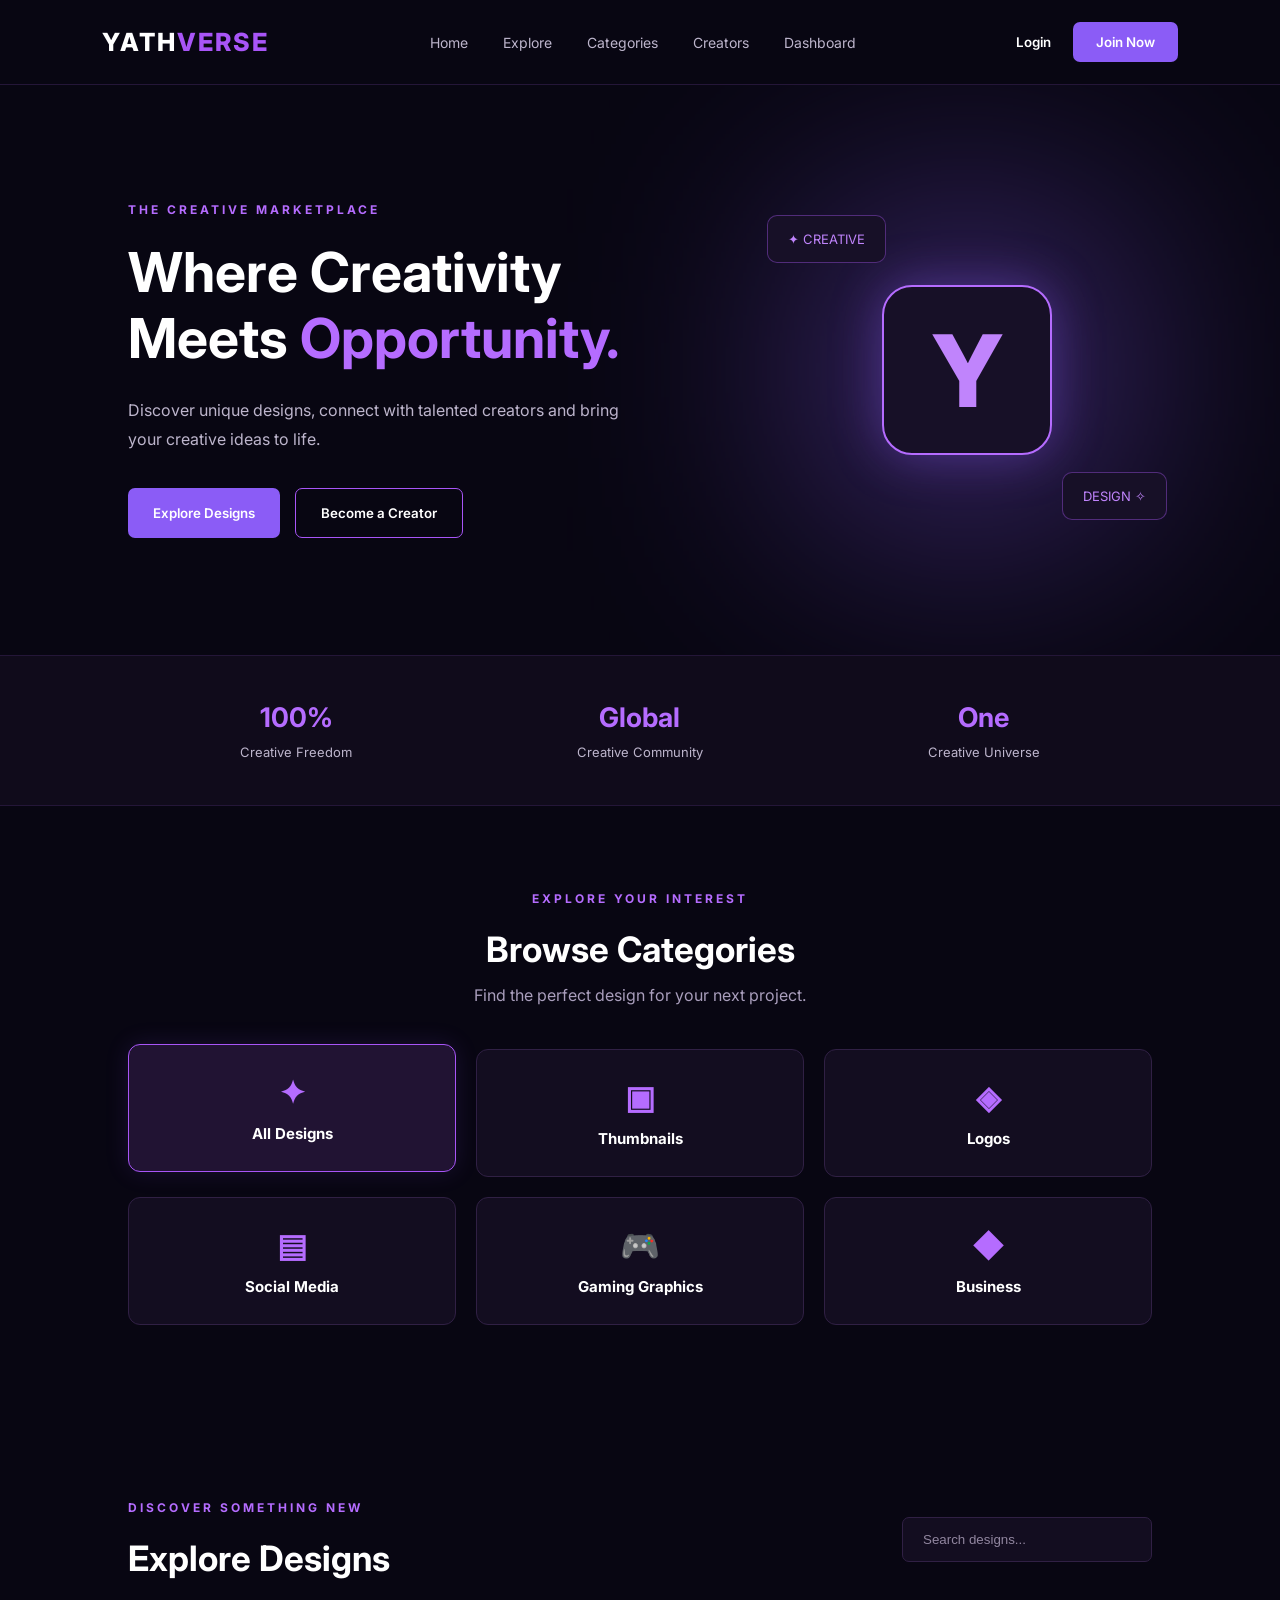
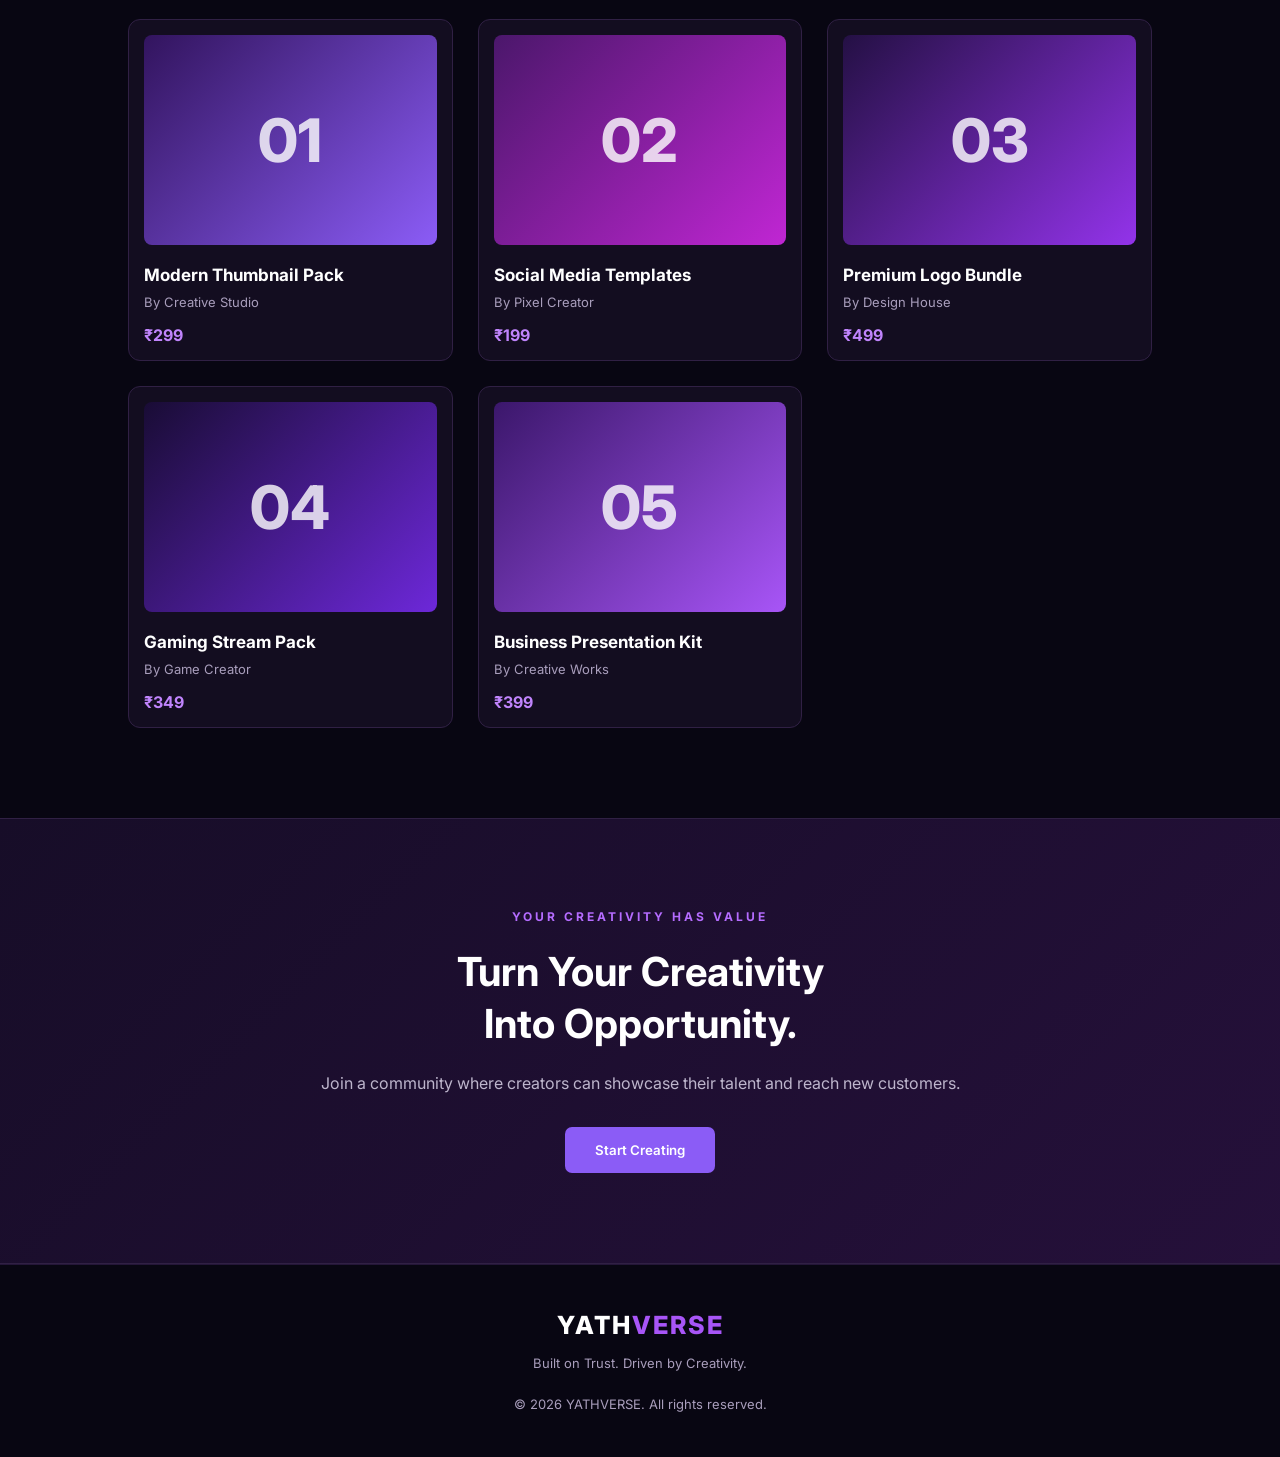
<file: index.html>
<!DOCTYPE html>
<html lang="en">
<head>
    <meta charset="UTF-8">
    <meta name="viewport" content="width=device-width, initial-scale=1.0">

    <title>YATHVERSE | Creative Marketplace</title>

    <link rel="stylesheet" href="style.css">
</head>

<body>

    <!-- NAVBAR -->
    <header class="navbar">

        <a href="#home" class="logo">
            YATH<span>VERSE</span>
        </a>

        <nav>
    <a href="#home">Home</a>
    <a href="#explore">Explore</a>
    <a href="#categories">Categories</a>
    <a href="#creators">Creators</a>
    <a href="dashboard.html">Dashboard</a>

</nav>

<div class="nav-buttons">
    <button class="login-btn"
        onclick="window.location.href='login.html?mode=login'">
        Login
    </button>

    <button class="signup-btn"
        onclick="window.location.href='login.html?mode=signup'">
        Join Now
    </button>
</div>
    </header>


    <!-- HERO SECTION -->
    <section class="hero" id="home">

        <div class="hero-content">

            <p class="tag">THE CREATIVE MARKETPLACE</p>

            <h1>
                Where Creativity<br>
                Meets <span>Opportunity.</span>
            </h1>

            <p class="description">
                Discover unique designs, connect with talented creators
                and bring your creative ideas to life.
            </p>

            <div class="hero-buttons">
                <button onclick="exploreDesigns()">
                    Explore Designs
                </button>

                <button class="secondary-btn"
                    onclick="document.getElementById('creators').scrollIntoView({behavior:'smooth'})">
                    Become a Creator
                </button>
            </div>

        </div>


        <!-- HERO VISUAL -->
        <div class="hero-visual">

            <div class="glow"></div>

            <div class="visual-card card-one">
                ✦ CREATIVE
            </div>

            <div class="visual-card card-two">
                DESIGN ✧
            </div>

            <div class="visual-center">
                Y
            </div>

        </div>

    </section>


    <!-- TRUST SECTION -->
    <section class="trust">

        <div>
            <h2>100%</h2>
            <p>Creative Freedom</p>
        </div>

        <div>
            <h2>Global</h2>
            <p>Creative Community</p>
        </div>

        <div>
            <h2>One</h2>
            <p>Creative Universe</p>
        </div>

    </section>


    <!-- CATEGORIES -->
    <section class="categories" id="categories">

        <div class="category-heading">

            <p class="tag">EXPLORE YOUR INTEREST</p>

            <h2>Browse Categories</h2>

            <p>Find the perfect design for your next project.</p>

        </div>


        <div class="category-grid">

            <button class="category-card active"
                onclick="filterCategory('all', this)">
                <span>✦</span>
                <h3>All Designs</h3>
            </button>

            <button class="category-card"
                onclick="filterCategory('thumbnail', this)">
                <span>▣</span>
                <h3>Thumbnails</h3>
            </button>

            <button class="category-card"
                onclick="filterCategory('logo', this)">
                <span>◈</span>
                <h3>Logos</h3>
            </button>

            <button class="category-card"
                onclick="filterCategory('social', this)">
                <span>▤</span>
                <h3>Social Media</h3>
            </button>

            <button class="category-card"
                onclick="filterCategory('gaming', this)">
                <span>🎮</span>
                <h3>Gaming Graphics</h3>
            </button>

            <button class="category-card"
                onclick="filterCategory('business', this)">
                <span>◆</span>
                <h3>Business</h3>
            </button>

        </div>

    </section>


    <!-- EXPLORE DESIGNS -->
    <section class="explore" id="explore">

        <div class="section-heading">

            <div>
                <p class="tag">DISCOVER SOMETHING NEW</p>
                <h2>Explore Designs</h2>
            </div>

            <input
                type="text"
                id="searchInput"
                placeholder="Search designs..."
                oninput="searchDesigns()"
            >

        </div>


        <div class="design-grid" id="designGrid">


            <!-- THUMBNAIL -->
            <div class="design-card" data-category="thumbnail">

                <div class="design-image image-one">
                    <span>01</span>
                </div>

                <h3>Modern Thumbnail Pack</h3>
                <p>By Creative Studio</p>
                <h4>₹299</h4>

            </div>


            <!-- SOCIAL MEDIA -->
            <div class="design-card" data-category="social">

                <div class="design-image image-two">
                    <span>02</span>
                </div>

                <h3>Social Media Templates</h3>
                <p>By Pixel Creator</p>
                <h4>₹199</h4>

            </div>


            <!-- LOGO -->
            <div class="design-card" data-category="logo">

                <div class="design-image image-three">
                    <span>03</span>
                </div>

                <h3>Premium Logo Bundle</h3>
                <p>By Design House</p>
                <h4>₹499</h4>

            </div>


            <!-- GAMING -->
            <div class="design-card" data-category="gaming">

                <div class="design-image image-four">
                    <span>04</span>
                </div>

                <h3>Gaming Stream Pack</h3>
                <p>By Game Creator</p>
                <h4>₹349</h4>

            </div>


            <!-- BUSINESS -->
            <div class="design-card" data-category="business">

                <div class="design-image image-five">
                    <span>05</span>
                </div>

                <h3>Business Presentation Kit</h3>
                <p>By Creative Works</p>
                <h4>₹399</h4>

            </div>


        </div>


        <p id="noResults" class="no-results">
            No designs found. Try another search.
        </p>

    </section>


    <!-- CREATOR SECTION -->
    <section class="creator-section" id="creators">

        <p class="tag">YOUR CREATIVITY HAS VALUE</p>

        <h2>
            Turn Your Creativity<br>
            Into Opportunity.
        </h2>

        <p>
            Join a community where creators can showcase their talent
            and reach new customers.
        </p>

        <button>Start Creating</button>

    </section>


    <!-- FOOTER -->
    <footer>

        <div class="logo">
            YATH<span>VERSE</span>
        </div>

        <p>Built on Trust. Driven by Creativity.</p>

        <p class="copyright">
            © 2026 YATHVERSE. All rights reserved.
        </p>

    </footer>


    <script src="script.js"></script>

</body>
</html>
</file>
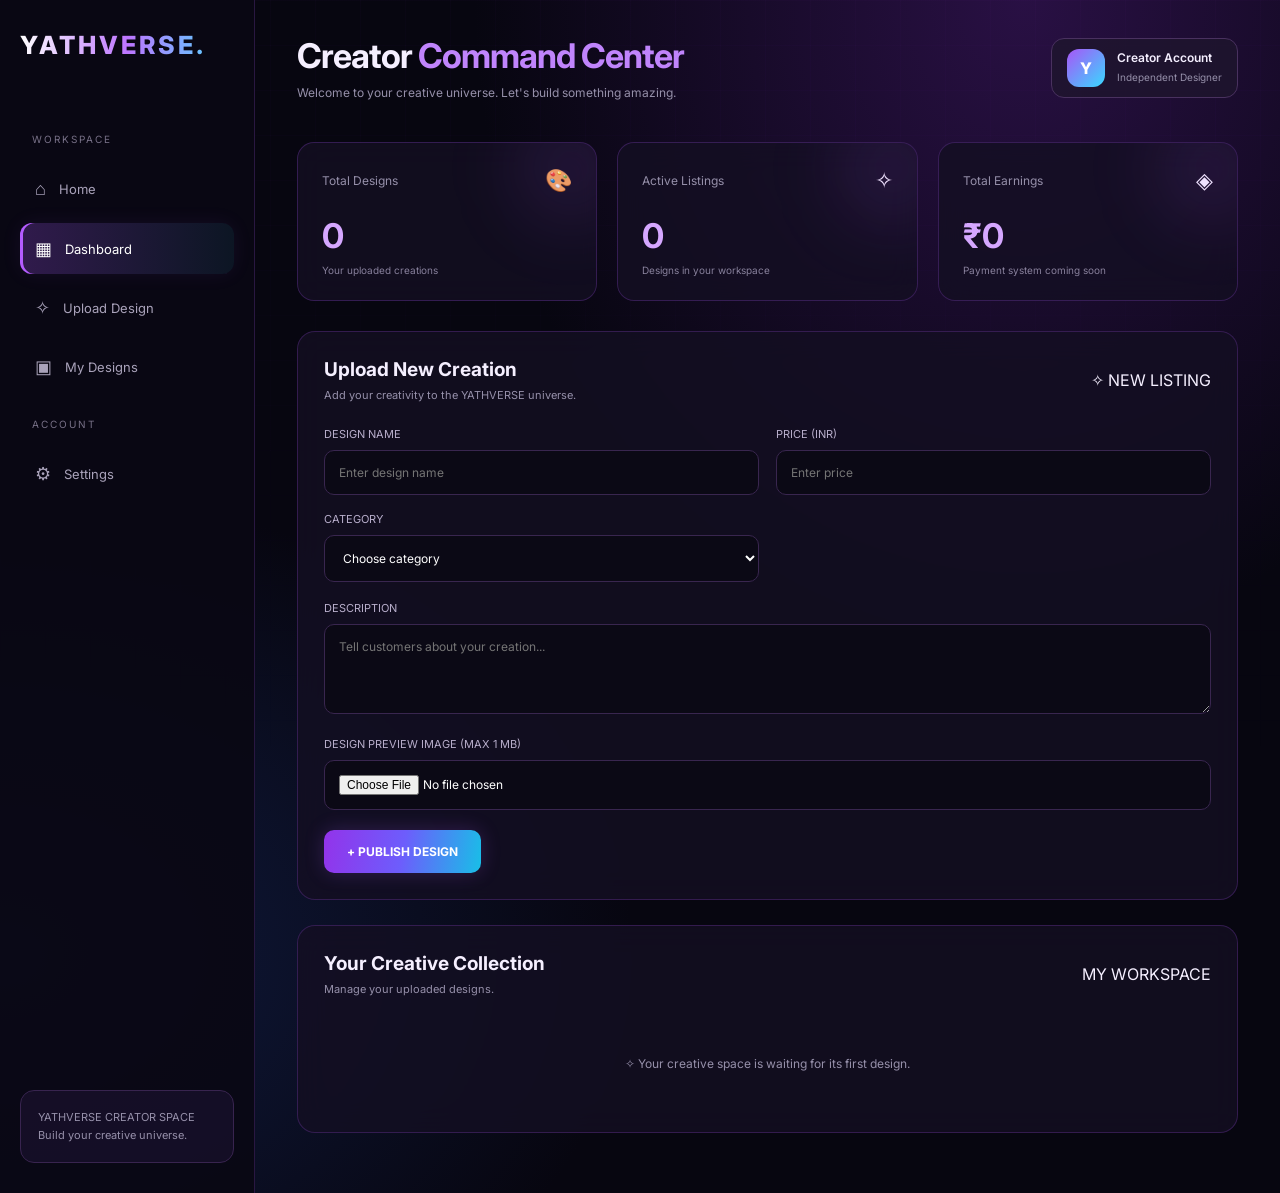
<file: dashboard.html>
<!DOCTYPE html>
<html lang="en">
<head>
<meta charset="UTF-8">
<meta name="viewport" content="width=device-width, initial-scale=1.0">
<title>YATHVERSE | Creator Command Center</title>

<style>
@import url('https://fonts.googleapis.com/css2?family=Inter:wght@400;500;600;700;800&display=swap');

:root {
    --bg: #070610;
    --panel: rgba(20, 15, 35, 0.82);
    --purple: #a855f7;
    --cyan: #38d9ff;
    --text: #f5efff;
    --muted: #9690aa;
}

* {
    margin: 0;
    padding: 0;
    box-sizing: border-box;
    font-family: 'Inter', sans-serif;
}

body {
    min-height: 100vh;
    color: var(--text);
    background:
        radial-gradient(ellipse at 80% 0%, #291044 0%, transparent 38%),
        radial-gradient(ellipse at 0% 80%, #101b40 0%, transparent 35%),
        var(--bg);
    overflow-x: hidden;
}

body::before {
    content: "";
    position: fixed;
    inset: 0;
    pointer-events: none;
    z-index: -1;
    opacity: .16;
    background-image:
        linear-gradient(rgba(168,85,247,.15) 1px, transparent 1px),
        linear-gradient(90deg, rgba(168,85,247,.15) 1px, transparent 1px);
    background-size: 45px 45px;
    mask-image: linear-gradient(to bottom, black, transparent);
}

.app {
    display: flex;
    min-height: 100vh;
}

/* SIDEBAR */

.sidebar {
    width: 255px;
    padding: 30px 20px;
    background: rgba(10, 8, 20, .92);
    border-right: 1px solid rgba(168,85,247,.2);
    display: flex;
    flex-direction: column;
}

.logo {
    font-size: 25px;
    font-weight: 800;
    letter-spacing: 3px;
    background: linear-gradient(90deg, #fff, #bd75ff, #48dfff);
    -webkit-background-clip: text;
    color: transparent;
    margin-bottom: 55px;
}

.menu-label {
    color: #777087;
    font-size: 10px;
    letter-spacing: 2px;
    margin: 18px 12px;
}

.sidebar a {
    display: flex;
    align-items: center;
    gap: 13px;
    padding: 15px;
    margin-bottom: 8px;
    border-radius: 12px;
    text-decoration: none;
    color: #aaa3bb;
    font-size: 13px;
    transition: .3s;
}

.sidebar a:hover,
.sidebar a.active {
    color: white;
    background: linear-gradient(90deg, rgba(168,85,247,.25), rgba(56,217,255,.07));
    box-shadow: inset 3px 0 #b45cff, 0 0 20px rgba(168,85,247,.08);
}

.sidebar .icon {
    font-size: 18px;
}

.sidebar-bottom {
    margin-top: auto;
    padding: 17px;
    border: 1px solid #38244f;
    background: rgba(168,85,247,.07);
    border-radius: 14px;
}

.sidebar-bottom p {
    font-size: 11px;
    color: var(--muted);
    line-height: 1.7;
}

/* MAIN */

.main {
    flex: 1;
    min-width: 0;
    padding: 35px 42px;
}

.topbar {
    display: flex;
    justify-content: space-between;
    align-items: center;
    margin-bottom: 42px;
    gap: 20px;
}

.welcome h1 {
    font-size: clamp(23px, 3vw, 34px);
    letter-spacing: -1px;
}

.welcome h1 span {
    color: #c084fc;
}

.welcome p {
    color: var(--muted);
    font-size: 12px;
    margin-top: 9px;
}

.account {
    display: flex;
    align-items: center;
    gap: 12px;
    background: rgba(30,22,46,.8);
    border: 1px solid #49315f;
    padding: 10px 15px;
    border-radius: 13px;
}

.avatar {
    width: 38px;
    height: 38px;
    border-radius: 12px;
    display: grid;
    place-items: center;
    background: linear-gradient(135deg, #a855f7, #38d9ff);
    color: white;
    font-weight: 800;
}

.account p {
    font-size: 12px;
    font-weight: 600;
}

.account small {
    font-size: 10px;
    color: var(--muted);
}

/* STATS */

.stats {
    display: grid;
    grid-template-columns: repeat(3, 1fr);
    gap: 20px;
    margin-bottom: 30px;
}

.stat-card {
    position: relative;
    overflow: hidden;
    background: var(--panel);
    border: 1px solid rgba(168,85,247,.23);
    padding: 24px;
    border-radius: 17px;
    backdrop-filter: blur(15px);
    transition: .3s;
}

.stat-card:hover {
    transform: translateY(-5px);
    border-color: var(--cyan);
    box-shadow: 0 0 25px rgba(56,217,255,.1);
}

.stat-card::after {
    content: "";
    position: absolute;
    width: 110px;
    height: 110px;
    border-radius: 50%;
    background: rgba(168,85,247,.12);
    filter: blur(35px);
    right: -30px;
    top: -30px;
}

.stat-top {
    display: flex;
    justify-content: space-between;
    align-items: center;
}

.stat-top span {
    color: var(--muted);
    font-size: 12px;
}

.stat-icon {
    font-size: 22px;
}

.stat-card h2 {
    font-size: 34px;
    margin-top: 22px;
    color: #d5a7ff;
}

.stat-card small {
    display: block;
    margin-top: 8px;
    font-size: 10px;
    color: #88819c;
}

/* SECTIONS */

.section {
    background: var(--panel);
    border: 1px solid rgba(168,85,247,.22);
    border-radius: 18px;
    padding: 26px;
    margin-bottom: 25px;
    backdrop-filter: blur(15px);
}

.section-heading {
    display: flex;
    justify-content: space-between;
    align-items: center;
    gap: 15px;
    margin-bottom: 25px;
}

.section-heading h2 {
    font-size: 19px;
}

.section-heading p {
    color: var(--muted);
    font-size: 11px;
    margin-top: 7px;
}

/* UPLOAD FORM */

.form-grid {
    display: grid;
    grid-template-columns: 1fr 1fr;
    gap: 17px;
}

.field label {
    display: block;
    font-size: 11px;
    color: #b8aecb;
    margin-bottom: 9px;
}

input, select, textarea {
    width: 100%;
    background: #0b0915;
    color: white;
    border: 1px solid #39264f;
    padding: 14px;
    border-radius: 10px;
    outline: none;
    font-size: 12px;
    transition: .3s;
}

input:focus, select:focus, textarea:focus {
    border-color: var(--cyan);
    box-shadow: 0 0 12px rgba(56,217,255,.12);
}

select option {
    background: #151020;
}

textarea {
    resize: vertical;
    min-height: 90px;
}

.file-field {
    margin-top: 19px;
}

.upload-btn {
    margin-top: 20px;
    padding: 14px 23px;
    border: none;
    border-radius: 10px;
    color: white;
    font-weight: 700;
    font-size: 12px;
    cursor: pointer;
    background: linear-gradient(100deg, #9333ea, #6d5dfc, #18bfe7);
    box-shadow: 0 0 20px rgba(168,85,247,.22);
    transition: .3s;
}

.upload-btn:hover {
    transform: translateY(-3px);
    box-shadow: 0 0 30px rgba(168,85,247,.4);
}

/* DESIGN CARDS */

.design-list {
    display: grid;
    grid-template-columns: repeat(auto-fill, minmax(210px, 1fr));
    gap: 18px;
}

.design-card {
    overflow: hidden;
    background: #100c1d;
    border: 1px solid #38244f;
    border-radius: 14px;
    transition: .3s;
}

.design-card:hover {
    transform: translateY(-5px);
    border-color: var(--cyan);
}

.design-card img {
    width: 100%;
    height: 155px;
    object-fit: cover;
    background: #080612;
}

.design-info {
    padding: 15px;
}

.design-info h3 {
    font-size: 14px;
}

.design-info p {
    font-size: 11px;
    color: var(--muted);
    margin-top: 8px;
}

.design-price {
    color: #c084fc !important;
    font-size: 15px !important;
    font-weight: 700;
}

.delete-btn {
    margin-top: 12px;
    background: #69233c;
    border: none;
    color: white;
    padding: 9px 13px;
    border-radius: 8px;
    cursor: pointer;
    font-size: 11px;
}

.empty {
    text-align: center;
    padding: 35px;
    color: var(--muted);
    font-size: 12px;
    grid-column: 1 / -1;
}

/* RESPONSIVE */

@media(max-width: 950px) {
    .sidebar {
        width: 205px;
    }

    .main {
        padding: 25px;
    }
}

@media(max-width: 700px) {
    .app {
        display: block;
    }

    .sidebar {
        width: 100%;
        padding: 18px;
    }

    .logo {
        margin-bottom: 15px;
    }

    .menu-label, .sidebar-bottom {
        display: none;
    }

    .sidebar a {
        display: inline-flex;
        padding: 10px;
        margin: 3px;
        font-size: 11px;
    }

    .main {
        padding: 20px;
    }

    .stats {
        grid-template-columns: 1fr;
    }

    .form-grid {
        grid-template-columns: 1fr;
    }

    .topbar {
        align-items: flex-start;
    }

    .account {
        padding: 8px;
    }

    .account div:last-child {
        display: none;
    }
}
</style>
</head>

<body>

<div class="app">

<aside class="sidebar">

    <div class="logo">YATHVERSE.</div>

    <p class="menu-label">WORKSPACE</p>

    <a href="index.html"><span class="icon">⌂</span> Home</a>
    <a href="#dashboard" class="active"><span class="icon">▦</span> Dashboard</a>
    <a href="#upload"><span class="icon">✧</span> Upload Design</a>
    <a href="#mydesigns"><span class="icon">▣</span> My Designs</a>

    <p class="menu-label">ACCOUNT</p>

    <a href="#dashboard"><span class="icon">⚙</span> Settings</a>

    <div class="sidebar-bottom">
        <p>YATHVERSE CREATOR SPACE</p>
        <p>Build your creative universe.</p>
    </div>

</aside>

<main class="main" id="dashboard">

    <header class="topbar">

        <div class="welcome">
            <h1>Creator <span>Command Center</span></h1>
            <p>Welcome to your creative universe. Let's build something amazing.</p>
        </div>

        <div class="account">
            <div class="avatar">Y</div>
            <div>
                <p>Creator Account</p>
                <small>Independent Designer</small>
            </div>
        </div>

    </header>

    <section class="stats">

        <div class="stat-card">
            <div class="stat-top">
                <span>Total Designs</span>
                <div class="stat-icon">🎨</div>
            </div>
            <h2 id="totalDesigns">0</h2>
            <small>Your uploaded creations</small>
        </div>

        <div class="stat-card">
            <div class="stat-top">
                <span>Active Listings</span>
                <div class="stat-icon">✧</div>
            </div>
            <h2 id="activeListings">0</h2>
            <small>Designs in your workspace</small>
        </div>

        <div class="stat-card">
            <div class="stat-top">
                <span>Total Earnings</span>
                <div class="stat-icon">◈</div>
            </div>
            <h2>₹0</h2>
            <small>Payment system coming soon</small>
        </div>

    </section>

    <section class="section" id="upload">

        <div class="section-heading">
            <div>
                <h2>Upload New Creation</h2>
                <p>Add your creativity to the YATHVERSE universe.</p>
            </div>
            <span>✧ NEW LISTING</span>
        </div>

        <form id="uploadForm">

            <div class="form-grid">

                <div class="field">
                    <label>DESIGN NAME</label>
                    <input type="text" id="designName"
                    placeholder="Enter design name" required>
                </div>

                <div class="field">
                    <label>PRICE (INR)</label>
                    <input type="number" id="designPrice"
                    placeholder="Enter price" min="1" step="1" required>
                </div>

                <div class="field">
                    <label>CATEGORY</label>
                    <select id="designCategory" required>
                        <option value="">Choose category</option>
                        <option>Thumbnail</option>
                        <option>Logo</option>
                        <option>Social Media</option>
                        <option>Gaming</option>
                        <option>Business</option>
                    </select>
                </div>

            </div>

            <div class="field" style="margin-top:19px;">
                <label>DESCRIPTION</label>
                <textarea id="designDescription"
                placeholder="Tell customers about your creation..." required></textarea>
            </div>

            <div class="field file-field">
                <label>DESIGN PREVIEW IMAGE (MAX 1 MB)</label>
                <input type="file" id="designImage"
                accept="image/png,image/jpeg,image/webp" required>
            </div>

            <button class="upload-btn" type="submit">
                + PUBLISH DESIGN
            </button>

        </form>

    </section>

    <section class="section" id="mydesigns">

        <div class="section-heading">
            <div>
                <h2>Your Creative Collection</h2>
                <p>Manage your uploaded designs.</p>
            </div>
            <span>MY WORKSPACE</span>
        </div>

        <div class="design-list" id="designList">
            <p class="empty">✧ Your creative space is waiting for its first design.</p>
        </div>

    </section>

</main>
</div>

<script>

const form = document.getElementById("uploadForm");
const designList = document.getElementById("designList");

let designs = [];

try {
    designs = JSON.parse(localStorage.getItem("yathverseDesigns")) || [];
} catch (error) {
    designs = [];
}

function saveDesigns() {
    try {
        localStorage.setItem("yathverseDesigns", JSON.stringify(designs));
    } catch (error) {
        alert("Storage is full. Delete some designs or use smaller images.");
    }
}

function renderDesigns() {

    document.getElementById("totalDesigns").textContent = designs.length;
    document.getElementById("activeListings").textContent = designs.length;

    designList.innerHTML = "";

    if (designs.length === 0) {
        designList.innerHTML =
        '<p class="empty">✧ Your creative space is waiting for its first design.</p>';
        return;
    }

    designs.forEach((design, index) => {

        const card = document.createElement("div");
        card.className = "design-card";

        const img = document.createElement("img");
        img.src = design.image;
        img.alt = design.name;

        const info = document.createElement("div");
        info.className = "design-info";

        const name = document.createElement("h3");
        name.textContent = design.name;

        const category = document.createElement("p");
        category.textContent = design.category;

        const price = document.createElement("p");
        price.className = "design-price";
        price.textContent = "₹" + design.price;

        const description = document.createElement("p");
        description.textContent = design.description;

        const deleteButton = document.createElement("button");
        deleteButton.className = "delete-btn";
        deleteButton.textContent = "Delete Design";

        deleteButton.addEventListener("click", () => {

            if (confirm("Are you sure you want to delete this design?")) {
                designs.splice(index, 1);
                saveDesigns();
                renderDesigns();
            }

        });

        info.append(name, category, price, description, deleteButton);
        card.append(img, info);
        designList.appendChild(card);

    });

}

form.addEventListener("submit", function(event) {

    event.preventDefault();

    const file = document.getElementById("designImage").files[0];

    if (!file) {
        alert("Please select an image.");
        return;
    }

    if (!["image/jpeg", "image/png", "image/webp"].includes(file.type)) {
        alert("Please select a JPG, PNG or WEBP image.");
        return;
    }

    if (file.size > 1024 * 1024) {
        alert("Image must be smaller than 1 MB.");
        return;
    }

    const reader = new FileReader();

    reader.onload = function() {

        const design = {
            name: document.getElementById("designName").value.trim(),
            price: document.getElementById("designPrice").value,
            category: document.getElementById("designCategory").value,
            description: document.getElementById("designDescription").value.trim(),
            image: reader.result
        };

        designs.push(design);

        saveDesigns();
        renderDesigns();

        form.reset();

        alert("Your design has been added to your dashboard!");

    };

    reader.readAsDataURL(file);

});

renderDesigns();

</script>

</body>
</html>
</file>
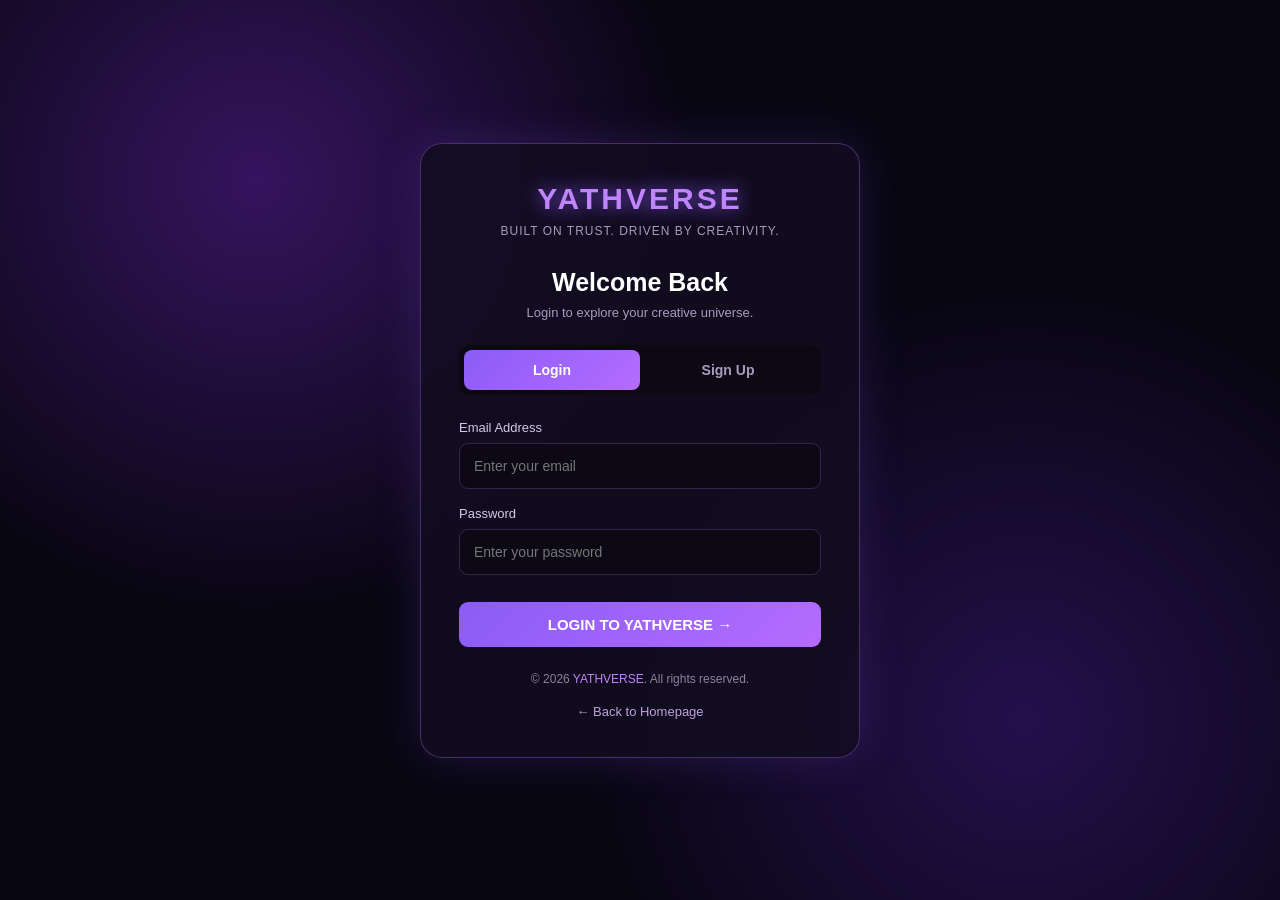
<file: login.html>
<!DOCTYPE html>
<html lang="en">
<head>
    <meta charset="UTF-8">
    <meta name="viewport" content="width=device-width, initial-scale=1.0">
    <title>YATHVERSE | Login</title>

    <style>
        * {
            margin: 0;
            padding: 0;
            box-sizing: border-box;
            font-family: 'Segoe UI', sans-serif;
        }

        body {
            min-height: 100vh;
            background:
                radial-gradient(circle at 20% 20%, #35145e 0%, transparent 35%),
                radial-gradient(circle at 80% 80%, #24104c 0%, transparent 35%),
                #080612;
            display: flex;
            align-items: center;
            justify-content: center;
            padding: 20px;
            color: white;
        }

        .container {
            width: 100%;
            max-width: 440px;
            padding: 38px;
            border: 1px solid rgba(174, 111, 255, 0.35);
            border-radius: 22px;
            background: rgba(19, 13, 32, 0.88);
            box-shadow: 0 0 45px rgba(139, 92, 246, 0.18);
            backdrop-filter: blur(15px);
        }

        .logo {
            text-align: center;
            font-size: 30px;
            font-weight: 800;
            letter-spacing: 3px;
            color: #c084fc;
            text-shadow: 0 0 18px #8b5cf6;
        }

        .tagline {
            text-align: center;
            color: #a99bbd;
            font-size: 12px;
            margin-top: 8px;
            letter-spacing: 1px;
        }

        h2 {
            text-align: center;
            margin: 30px 0 8px;
            font-size: 25px;
        }

        .subtitle {
            text-align: center;
            color: #a99bbd;
            font-size: 13px;
            margin-bottom: 25px;
        }

        .tabs {
            display: flex;
            background: #0c0915;
            border-radius: 10px;
            padding: 5px;
            margin-bottom: 25px;
        }

        .tabs button {
            width: 50%;
            padding: 12px;
            border: none;
            border-radius: 8px;
            background: transparent;
            color: #a99bbd;
            cursor: pointer;
            font-size: 14px;
            font-weight: 600;
        }

        .tabs button.active {
            background: linear-gradient(135deg, #8b5cf6, #b56cff);
            color: white;
        }

        .form-group {
            margin-bottom: 17px;
        }

        label {
            display: block;
            margin-bottom: 8px;
            font-size: 13px;
            color: #d7c9e8;
        }

        input {
            width: 100%;
            padding: 14px;
            border: 1px solid #34234b;
            border-radius: 9px;
            outline: none;
            background: #0c0915;
            color: white;
            font-size: 14px;
            transition: 0.3s;
        }

        input:focus {
            border-color: #a56bff;
            box-shadow: 0 0 12px rgba(165, 107, 255, 0.2);
        }

        .main-btn {
            width: 100%;
            padding: 14px;
            margin-top: 10px;
            border: none;
            border-radius: 9px;
            background: linear-gradient(135deg, #8b5cf6, #b56cff);
            color: white;
            font-size: 15px;
            font-weight: 700;
            cursor: pointer;
            transition: 0.3s;
        }

        .main-btn:hover {
            transform: translateY(-2px);
            box-shadow: 0 5px 22px rgba(139, 92, 246, 0.4);
        }

        .footer {
            text-align: center;
            color: #8f829f;
            font-size: 12px;
            margin-top: 25px;
        }

        .footer span {
            color: #c084fc;
        }

        .back {
            display: block;
            text-align: center;
            color: #bba4d8;
            text-decoration: none;
            font-size: 13px;
            margin-top: 18px;
        }

        .back:hover {
            color: white;
        }

        .hidden {
            display: none;
        }

        @media (max-width: 480px) {
            .container {
                padding: 25px 20px;
            }
        }
    </style>
</head>

<body>

    <div class="container">

        <div class="logo">YATHVERSE</div>
        <div class="tagline">BUILT ON TRUST. DRIVEN BY CREATIVITY.</div>

        <h2 id="heading">Welcome Back</h2>
        <p class="subtitle" id="description">
            Login to explore your creative universe.
        </p>

        <div class="tabs">
            <button class="active" id="loginTab" onclick="showLogin()">
                Login
            </button>

            <button id="signupTab" onclick="showSignup()">
                Sign Up
            </button>
        </div>

        <!-- LOGIN FORM -->

        <form id="loginForm">

            <div class="form-group">
                <label>Email Address</label>
                <input type="email" id="loginEmail"
                       placeholder="Enter your email" required>
            </div>

            <div class="form-group">
                <label>Password</label>
                <input type="password" id="loginPassword"
                       placeholder="Enter your password" required>
            </div>

            <button type="submit" class="main-btn">
                LOGIN TO YATHVERSE →
            </button>

        </form>

        <!-- SIGNUP FORM -->

        <form id="signupForm" class="hidden">

            <div class="form-group">
                <label>Full Name</label>
                <input type="text" id="signupName"
                       placeholder="Enter your name" required>
            </div>

            <div class="form-group">
                <label>Email Address</label>
                <input type="email" id="signupEmail"
                       placeholder="Enter your email" required>
            </div>

            <div class="form-group">
                <label>Create Password</label>
                <input type="password" id="signupPassword"
                       placeholder="At least 8 characters"
                       minlength="8" required>
            </div>

            <div class="form-group">
                <label>Confirm Password</label>
                <input type="password" id="confirmPassword"
                       placeholder="Enter password again"
                       minlength="8" required>
            </div>

            <button type="submit" class="main-btn">
                CREATE ACCOUNT →
            </button>

        </form>

        <div class="footer">
            © 2026 <span>YATHVERSE</span>. All rights reserved.
        </div>

        <a href="index.html" class="back">
            ← Back to Homepage
        </a>

    </div>

    <script>
        const loginForm = document.getElementById("loginForm");
        const signupForm = document.getElementById("signupForm");

        function showLogin() {
            loginForm.classList.remove("hidden");
            signupForm.classList.add("hidden");

            document.getElementById("heading").textContent =
                "Welcome Back";

            document.getElementById("description").textContent =
                "Login to explore your creative universe.";

            document.getElementById("loginTab").classList.add("active");
            document.getElementById("signupTab").classList.remove("active");
        }

        function showSignup() {
            signupForm.classList.remove("hidden");
            loginForm.classList.add("hidden");

            document.getElementById("heading").textContent =
                "Join YATHVERSE";

            document.getElementById("description").textContent =
                "Create your account and unleash your creativity.";

            document.getElementById("signupTab").classList.add("active");
            document.getElementById("loginTab").classList.remove("active");
        }
        const params = new URLSearchParams(window.location.search);

if (params.get("mode") === "signup") {
    showSignup();
} else {
    showLogin();
}

        loginForm.addEventListener("submit", function(event) {
            event.preventDefault();

            alert(
                "Login interface is working! Real account authentication will be connected later."
            );
        });

        signupForm.addEventListener("submit", function(event) {
            event.preventDefault();

            const password =
                document.getElementById("signupPassword").value;

            const confirmPassword =
                document.getElementById("confirmPassword").value;

            if (password !== confirmPassword) {
                alert("Passwords do not match!");
                return;
            }

            alert(
                "Signup interface is working! Secure account creation will be connected later."
            );
        });
    </script>

</body>
</html>
</file>
<file: style.css>
@import url('https://fonts.googleapis.com/css2?family=Inter:wght@400;500;600;700;800&display=swap');


/* GLOBAL */

* {
    margin: 0;
    padding: 0;
    box-sizing: border-box;
}

html {
    scroll-behavior: smooth;
}

body {
    background: #080612;
    color: white;
    font-family: 'Inter', sans-serif;
}

button {
    cursor: pointer;
    border: none;
    font-family: inherit;
    font-weight: 600;
    transition: 0.3s;
}

.tag {
    color: #B56CFF;
    font-size: 12px;
    letter-spacing: 3px;
    font-weight: 700;
    margin-bottom: 22px;
}


/* NAVBAR */

.navbar {
    min-height: 85px;
    display: flex;
    align-items: center;
    justify-content: space-between;
    padding: 0 8%;
    border-bottom: 1px solid #241638;
    background: #080612;
}

.logo {
    color: white;
    font-size: 25px;
    font-weight: 800;
    letter-spacing: 2px;
    text-decoration: none;
}

.logo span {
    color: #A855F7;
}

nav {
    display: flex;
    gap: 35px;
}

nav a {
    color: #bdb5cc;
    text-decoration: none;
    font-size: 14px;
    transition: 0.3s;
}

nav a:hover {
    color: #C084FC;
}

.login-btn {
    background: transparent;
    color: white;
    margin-right: 18px;
}

.signup-btn {
    background: #8B5CF6;
    color: white;
    padding: 12px 23px;
    border-radius: 7px;
}

.signup-btn:hover {
    background: #A855F7;
}


/* HERO */

.hero {
    min-height: 570px;
    display: flex;
    align-items: center;
    justify-content: space-between;
    padding: 70px 10%;
    overflow: hidden;
}

.hero-content {
    max-width: 600px;
}

.hero h1 {
    font-size: 55px;
    line-height: 1.2;
    margin-bottom: 25px;
}

.hero h1 span {
    color: #B56CFF;
}

.description {
    color: #bdb5cc;
    line-height: 1.8;
    max-width: 500px;
}

.hero-buttons {
    margin-top: 35px;
    display: flex;
    gap: 15px;
}

.hero-buttons button {
    padding: 16px 25px;
    background: #8B5CF6;
    color: white;
    border-radius: 7px;
}

.hero-buttons button:hover {
    background: #A855F7;
    transform: translateY(-3px);
}

.hero-buttons .secondary-btn {
    background: transparent;
    border: 1px solid #A855F7;
}

.hero-buttons .secondary-btn:hover {
    background: #241638;
}


/* HERO VISUAL */

.hero-visual {
    width: 370px;
    height: 370px;
    position: relative;
    display: flex;
    align-items: center;
    justify-content: center;
}

.glow {
    position: absolute;
    width: 280px;
    height: 280px;
    background: #8B5CF6;
    filter: blur(130px);
    opacity: 0.5;
}

.visual-center {
    width: 170px;
    height: 170px;
    border: 2px solid #B56CFF;
    border-radius: 30px;
    display: flex;
    align-items: center;
    justify-content: center;
    font-size: 100px;
    font-weight: 800;
    color: #C084FC;
    background: #171027;
    box-shadow: 0 0 50px #8B5CF666;
    z-index: 2;
}

.visual-card {
    position: absolute;
    padding: 15px 20px;
    background: #171027;
    border: 1px solid #A855F766;
    border-radius: 10px;
    color: #C084FC;
    font-size: 13px;
    z-index: 3;
}

.card-one {
    top: 30px;
    left: -15px;
}

.card-two {
    bottom: 35px;
    right: -15px;
}


/* TRUST */

.trust {
    display: flex;
    justify-content: space-around;
    text-align: center;
    padding: 45px 10%;
    border-top: 1px solid #241638;
    border-bottom: 1px solid #241638;
    background: #100B1B;
}

.trust h2 {
    color: #B56CFF;
    font-size: 27px;
    margin-bottom: 10px;
}

.trust p {
    color: #bdb5cc;
    font-size: 13px;
}


/* CATEGORIES */

.categories {
    padding: 85px 10%;
}

.category-heading {
    text-align: center;
    margin-bottom: 40px;
}

.category-heading h2 {
    font-size: 35px;
    margin-bottom: 12px;
}

.category-heading > p:last-child {
    color: #a99ebc;
    line-height: 1.7;
}

.category-grid {
    display: grid;
    grid-template-columns: repeat(3, 1fr);
    gap: 20px;
}

.category-card {
    background: #130D20;
    border: 1px solid #302044;
    border-radius: 12px;
    padding: 28px 15px;
    color: white;
    text-align: center;
}

.category-card span {
    display: block;
    font-size: 32px;
    color: #B56CFF;
    margin-bottom: 12px;
}

.category-card h3 {
    font-size: 15px;
}

.category-card:hover,
.category-card.active {
    background: #211333;
    border-color: #A855F7;
    transform: translateY(-5px);
    box-shadow: 0 0 25px #8B5CF622;
}


/* EXPLORE */

.explore {
    padding: 90px 10%;
}

.section-heading {
    display: flex;
    align-items: center;
    justify-content: space-between;
    margin-bottom: 40px;
}

.section-heading h2 {
    font-size: 35px;
}

#searchInput {
    padding: 14px 20px;
    background: #130D20;
    border: 1px solid #302044;
    border-radius: 7px;
    color: white;
    outline: none;
    width: 250px;
}

#searchInput:focus {
    border-color: #A855F7;
    box-shadow: 0 0 15px #8B5CF633;
}

#searchInput::placeholder {
    color: #91869f;
}

.design-grid {
    display: grid;
    grid-template-columns: repeat(3, 1fr);
    gap: 25px;
}

.design-card {
    background: #130D20;
    padding: 15px;
    border: 1px solid #302044;
    border-radius: 12px;
    transition: 0.3s;
}

.design-card:hover {
    transform: translateY(-7px);
    border-color: #A855F7;
    box-shadow: 0 10px 30px #8B5CF622;
}

.design-image {
    height: 210px;
    border-radius: 8px;
    margin-bottom: 20px;
    display: flex;
    align-items: center;
    justify-content: center;
    font-size: 60px;
    font-weight: 800;
}

.image-one {
    background: linear-gradient(135deg, #32145E, #8B5CF6);
}

.image-two {
    background: linear-gradient(135deg, #4B176B, #C026D3);
}

.image-three {
    background: linear-gradient(135deg, #241044, #9333EA);
}

.image-four {
    background: linear-gradient(135deg, #190C35, #6D28D9);
}

.image-five {
    background: linear-gradient(135deg, #3B176B, #A855F7);
}

.design-image span {
    opacity: 0.8;
}

.design-card h3 {
    font-size: 17px;
    margin-bottom: 9px;
}

.design-card p {
    color: #a99ebc;
    font-size: 13px;
}

.design-card h4 {
    color: #C084FC;
    margin-top: 15px;
}

.no-results {
    display: none;
    margin-top: 25px;
    color: #bdb5cc;
}


/* CREATOR SECTION */

.creator-section {
    text-align: center;
    padding: 90px 20px;
    background: linear-gradient(135deg, #170D28, #25103A);
    border-top: 1px solid #302044;
    border-bottom: 1px solid #302044;
}

.creator-section h2 {
    font-size: 40px;
    line-height: 1.3;
    margin-bottom: 20px;
}

.creator-section > p:not(.tag) {
    color: #bdb5cc;
    margin-bottom: 30px;
    line-height: 1.7;
}

.creator-section button {
    background: #8B5CF6;
    color: white;
    padding: 15px 30px;
    border-radius: 7px;
}

.creator-section button:hover {
    background: #A855F7;
    transform: translateY(-3px);
}


/* FOOTER */

footer {
    text-align: center;
    padding: 45px 20px;
    border-top: 1px solid #241638;
    background: #080612;
}

footer p {
    color: #a99ebc;
    margin-top: 15px;
    font-size: 13px;
}

.copyright {
    margin-top: 25px;
}


/* RESPONSIVE */

@media (max-width: 850px) {

    .navbar {
        padding: 20px;
        height: auto;
        flex-wrap: wrap;
        gap: 20px;
    }

    nav {
        gap: 15px;
        flex-wrap: wrap;
    }

    .hero {
        flex-direction: column;
        text-align: center;
        padding: 60px 20px;
    }

    .hero h1 {
        font-size: 40px;
    }

    .hero-buttons {
        justify-content: center;
        flex-wrap: wrap;
    }

    .hero-visual {
        margin-top: 50px;
        max-width: 100%;
    }

    .category-grid {
        grid-template-columns: repeat(2, 1fr);
    }

    .design-grid {
        grid-template-columns: 1fr;
    }

    .section-heading {
        flex-direction: column;
        align-items: flex-start;
        gap: 25px;
    }

    #searchInput {
        width: 100%;
    }

    .trust {
        flex-direction: column;
        gap: 30px;
    }

    .creator-section h2 {
        font-size: 30px;
    }
}


@media (max-width: 450px) {

    .category-grid {
        grid-template-columns: 1fr;
    }

    .hero h1 {
        font-size: 34px;
    }

    .hero-visual {
        transform: scale(0.85);
    }

}
</file>
